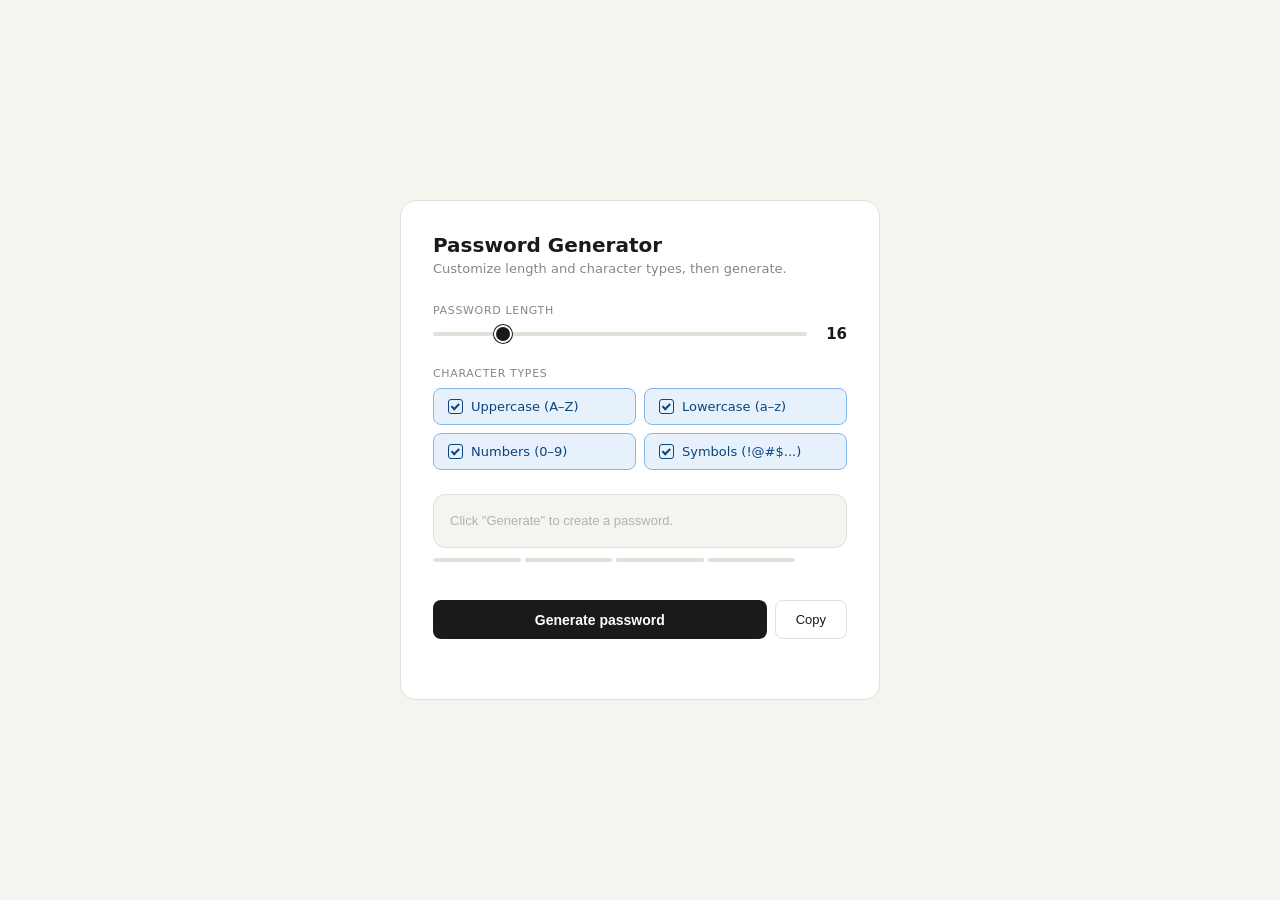
<file: Password_Generator/templates/index.html>
<!DOCTYPE html>
<html lang="en">
<head>
  <meta charset="UTF-8" />
  <meta name="viewport" content="width=device-width, initial-scale=1.0"/>
  <title>Password Generator</title>
  <style>
    *, *::before, *::after { box-sizing: border-box; margin: 0; padding: 0; }

    body {
      font-family: 'Segoe UI', system-ui, sans-serif;
      background: #f5f5f0;
      min-height: 100vh;
      display: flex;
      align-items: center;
      justify-content: center;
      padding: 2rem 1rem;
      color: #1a1a18;
    }

    .card {
      background: #ffffff;
      border-radius: 16px;
      border: 1px solid #e2e0d8;
      padding: 2rem;
      width: 100%;
      max-width: 480px;
    }

    .pg-title { font-size: 20px; font-weight: 600; margin-bottom: 4px; }
    .pg-sub   { font-size: 13px; color: #888780; margin-bottom: 1.75rem; }

    .section-label {
      font-size: 11px;
      color: #888780;
      letter-spacing: 0.06em;
      text-transform: uppercase;
      margin-bottom: 8px;
    }

    .length-row { display: flex; align-items: center; gap: 12px; margin-bottom: 1.5rem; }

    .length-row input[type=range] {
      flex: 1;
      -webkit-appearance: none;
      height: 4px;
      background: #e2e0d8;
      border-radius: 2px;
      outline: none;
    }

    .length-row input[type=range]::-webkit-slider-thumb {
      -webkit-appearance: none;
      width: 18px; height: 18px;
      border-radius: 50%;
      background: #1a1a18;
      cursor: pointer;
      border: 2px solid #ffffff;
      box-shadow: 0 0 0 1px #1a1a18;
    }

    #lenVal { font-size: 15px; font-weight: 600; min-width: 28px; text-align: right; }

    .options-grid {
      display: grid;
      grid-template-columns: 1fr 1fr;
      gap: 8px;
      margin-bottom: 1.5rem;
    }

    .opt-btn {
      display: flex; align-items: center; gap: 8px;
      padding: 10px 14px; cursor: pointer;
      border: 1px solid #e2e0d8; border-radius: 8px;
      background: #ffffff; font-size: 13px; color: #5f5e5a;
      transition: all 0.15s; user-select: none;
    }

    .opt-btn:hover { background: #f5f5f0; }

    .opt-btn.active {
      border-color: #85b7eb;
      background: #e6f1fb;
      color: #0c447c;
    }

    .opt-check {
      width: 15px; height: 15px;
      border: 1.5px solid currentColor;
      border-radius: 3px; flex-shrink: 0;
      display: flex; align-items: center; justify-content: center;
    }

    .opt-btn.active .opt-check::after {
      content: '';
      display: block;
      width: 8px; height: 5px;
      border-left: 2px solid;
      border-bottom: 2px solid;
      transform: rotate(-45deg) translateY(-1px);
    }

    .pwd-display {
      background: #f5f5f0;
      border: 1px solid #e2e0d8;
      border-radius: 12px;
      padding: 14px 16px;
      font-family: 'Courier New', monospace;
      font-size: 16px;
      letter-spacing: 0.08em;
      word-break: break-all;
      min-height: 54px;
      margin-bottom: 10px;
      line-height: 1.5;
    }

    .placeholder { color: #b4b2a9; font-family: 'Segoe UI', sans-serif; font-size: 13px; letter-spacing: 0; }

    .strength-bar-wrap { display: flex; align-items: center; gap: 4px; margin-bottom: 1.25rem; }

    .s-seg { height: 4px; flex: 1; border-radius: 2px; background: #e2e0d8; transition: background 0.3s; }

    #sLabel { font-size: 12px; color: #888780; min-width: 48px; text-align: right; }

    .btn-row { display: flex; gap: 8px; }

    .btn-gen {
      flex: 1; padding: 11px;
      font-size: 14px; font-weight: 600;
      background: #1a1a18; color: #ffffff;
      border: none; border-radius: 8px;
      cursor: pointer; transition: opacity 0.15s;
    }

    .btn-gen:hover  { opacity: 0.85; }
    .btn-gen:active { transform: scale(0.98); }
    .btn-gen.loading { opacity: 0.6; cursor: not-allowed; }

    .btn-copy {
      padding: 11px 20px; font-size: 13px;
      border: 1px solid #e2e0d8;
      background: #ffffff; color: #1a1a18;
      border-radius: 8px; cursor: pointer; font-weight: 500;
    }

    .btn-copy:hover { background: #f5f5f0; }

    #toast    { font-size: 12px; color: #1d9e75; height: 20px; margin-top: 8px; text-align: right; }
    #errorMsg { font-size: 12px; color: #e24b4a; height: 18px; margin-top: 4px; }
  </style>
</head>
<body>
  <div class="card">
    <p class="pg-title">Password Generator</p>
    <p class="pg-sub">Customize length and character types, then generate.</p>

    <p class="section-label">Password Length</p>
    <div class="length-row">
      <input type="range" id="lenRange" min="6" max="64" value="16" step="1"
             oninput="document.getElementById('lenVal').textContent = this.value">
      <span id="lenVal">16</span>
    </div>

    <p class="section-label">Character Types</p>
    <div class="options-grid">
      <div class="opt-btn active" id="opt-upper" onclick="toggle('upper')">
        <span class="opt-check"></span>Uppercase (A–Z)
      </div>
      <div class="opt-btn active" id="opt-lower" onclick="toggle('lower')">
        <span class="opt-check"></span>Lowercase (a–z)
      </div>
      <div class="opt-btn active" id="opt-nums" onclick="toggle('nums')">
        <span class="opt-check"></span>Numbers (0–9)
      </div>
      <div class="opt-btn active" id="opt-syms" onclick="toggle('syms')">
        <span class="opt-check"></span>Symbols (!@#$...)
      </div>
    </div>

    <div class="pwd-display" id="pwdDisplay">
      <span class="placeholder">Click "Generate" to create a password.</span>
    </div>

    <div class="strength-bar-wrap">
      <div class="s-seg" id="s1"></div>
      <div class="s-seg" id="s2"></div>
      <div class="s-seg" id="s3"></div>
      <div class="s-seg" id="s4"></div>
      <span id="sLabel"></span>
    </div>

    <div id="errorMsg"></div>

    <div class="btn-row">
      <button class="btn-gen" id="genBtn" onclick="generate()">Generate password</button>
      <button class="btn-copy" onclick="copyPwd()">Copy</button>
    </div>
    <div id="toast"></div>
  </div>

  <script>
    const state = { upper: true, lower: true, nums: true, syms: true };
    let currentPwd = '';

    function toggle(k) {
      const active = Object.values(state).filter(Boolean).length;
      if (state[k] && active === 1) return;
      state[k] = !state[k];
      document.getElementById('opt-' + k).classList.toggle('active', state[k]);
    }

    async function generate() {
      const btn = document.getElementById('genBtn');
      btn.classList.add('loading');
      btn.textContent = 'Generating...';
      document.getElementById('errorMsg').textContent = '';

      const payload = {
        length: parseInt(document.getElementById('lenRange').value),
        upper: state.upper,
        lower: state.lower,
        nums:  state.nums,
        syms:  state.syms
      };

      try {
        const res  = await fetch('/generate', {
          method: 'POST',
          headers: { 'Content-Type': 'application/json' },
          body: JSON.stringify(payload)
        });

        const data = await res.json();

        if (!res.ok) {
          document.getElementById('errorMsg').textContent = data.error || 'Something went wrong.';
          return;
        }

        currentPwd = data.password;
        document.getElementById('pwdDisplay').textContent = currentPwd;
        updateStrengthBar(data.strength, data.strength_label);

      } catch (err) {
        document.getElementById('errorMsg').textContent = 'Could not connect to server.';
      } finally {
        btn.classList.remove('loading');
        btn.textContent = 'Generate password';
      }
    }

    function updateStrengthBar(score, label) {
      const colors = ['#E24B4A', '#EF9F27', '#639922', '#1D9E75'];
      for (let i = 1; i <= 4; i++) {
        document.getElementById('s' + i).style.background =
          i <= score ? colors[score - 1] : '#e2e0d8';
      }
      document.getElementById('sLabel').textContent = label || '';
    }

    function copyPwd() {
      if (!currentPwd) return;
      navigator.clipboard.writeText(currentPwd).then(() => {
        const t = document.getElementById('toast');
        t.textContent = 'Copied to clipboard!';
        setTimeout(() => t.textContent = '', 2000);
      });
    }
  </script>
</body>
</html>
</file>
